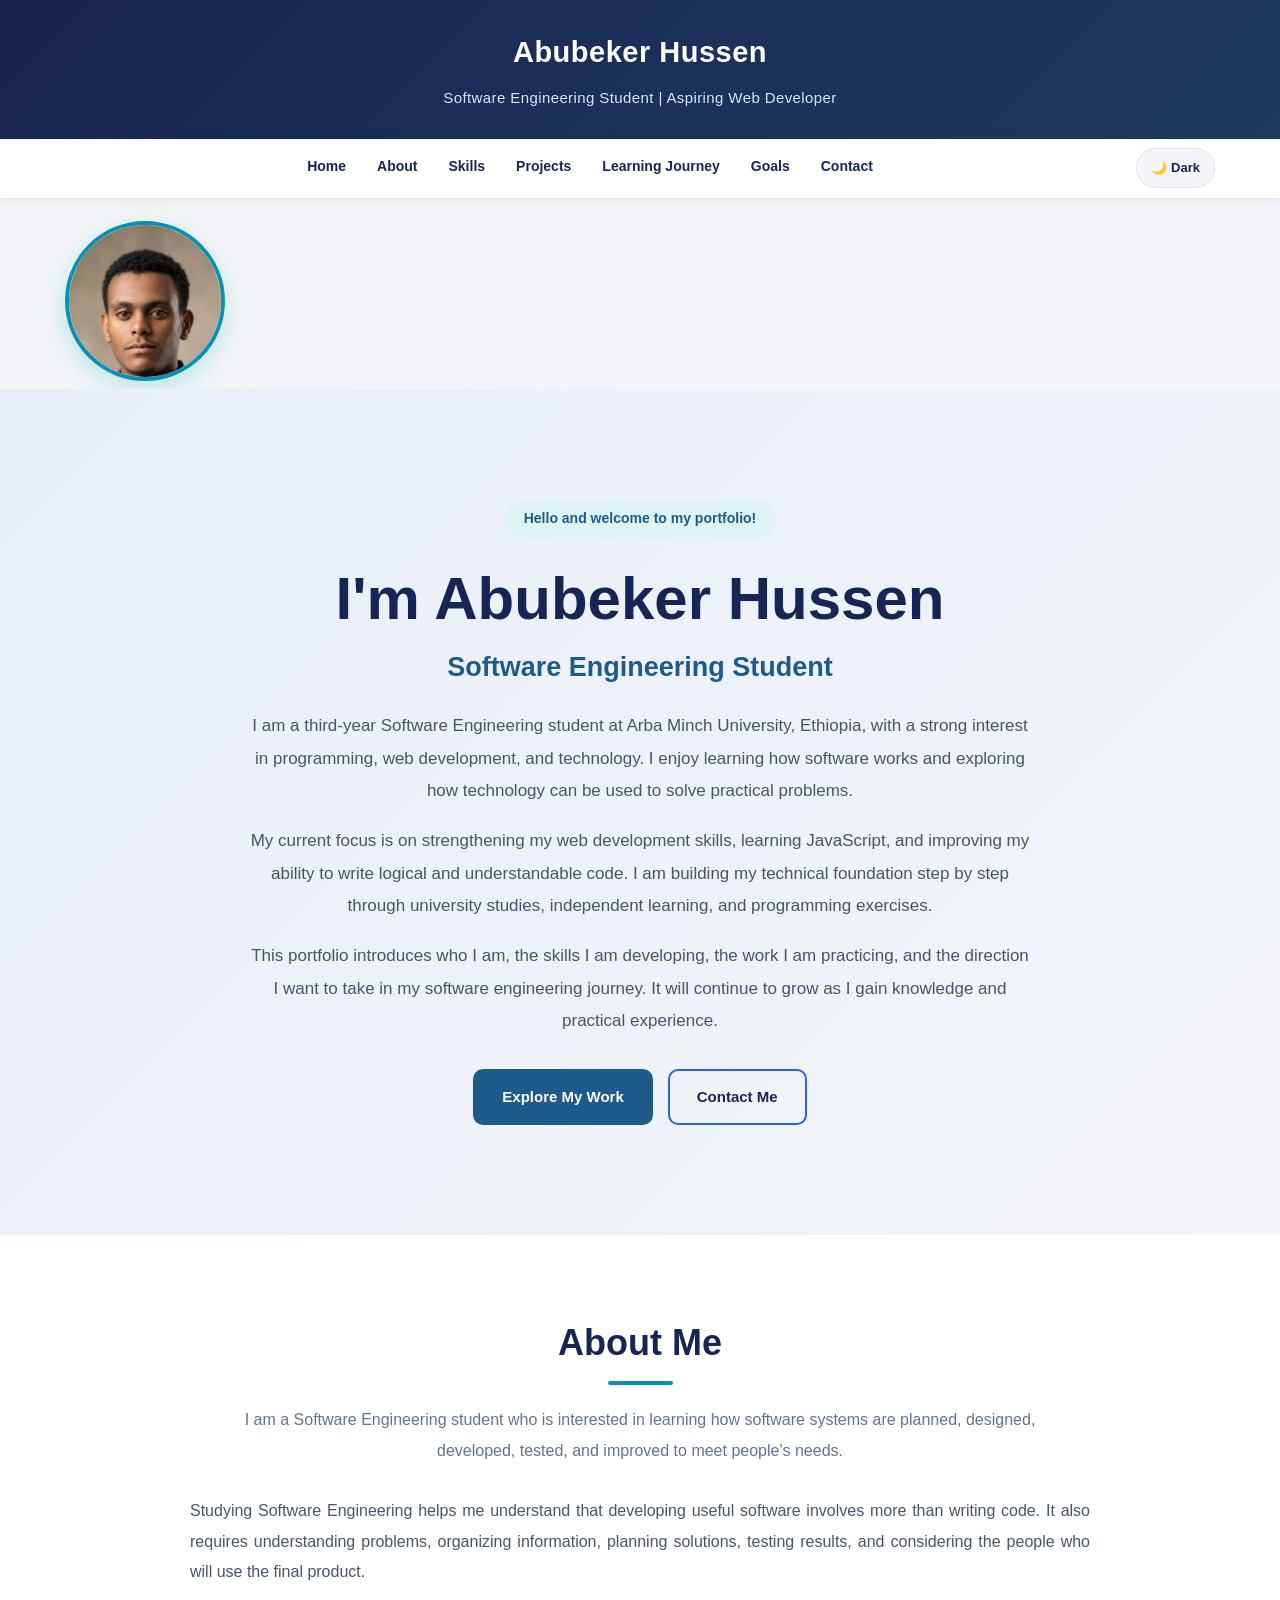
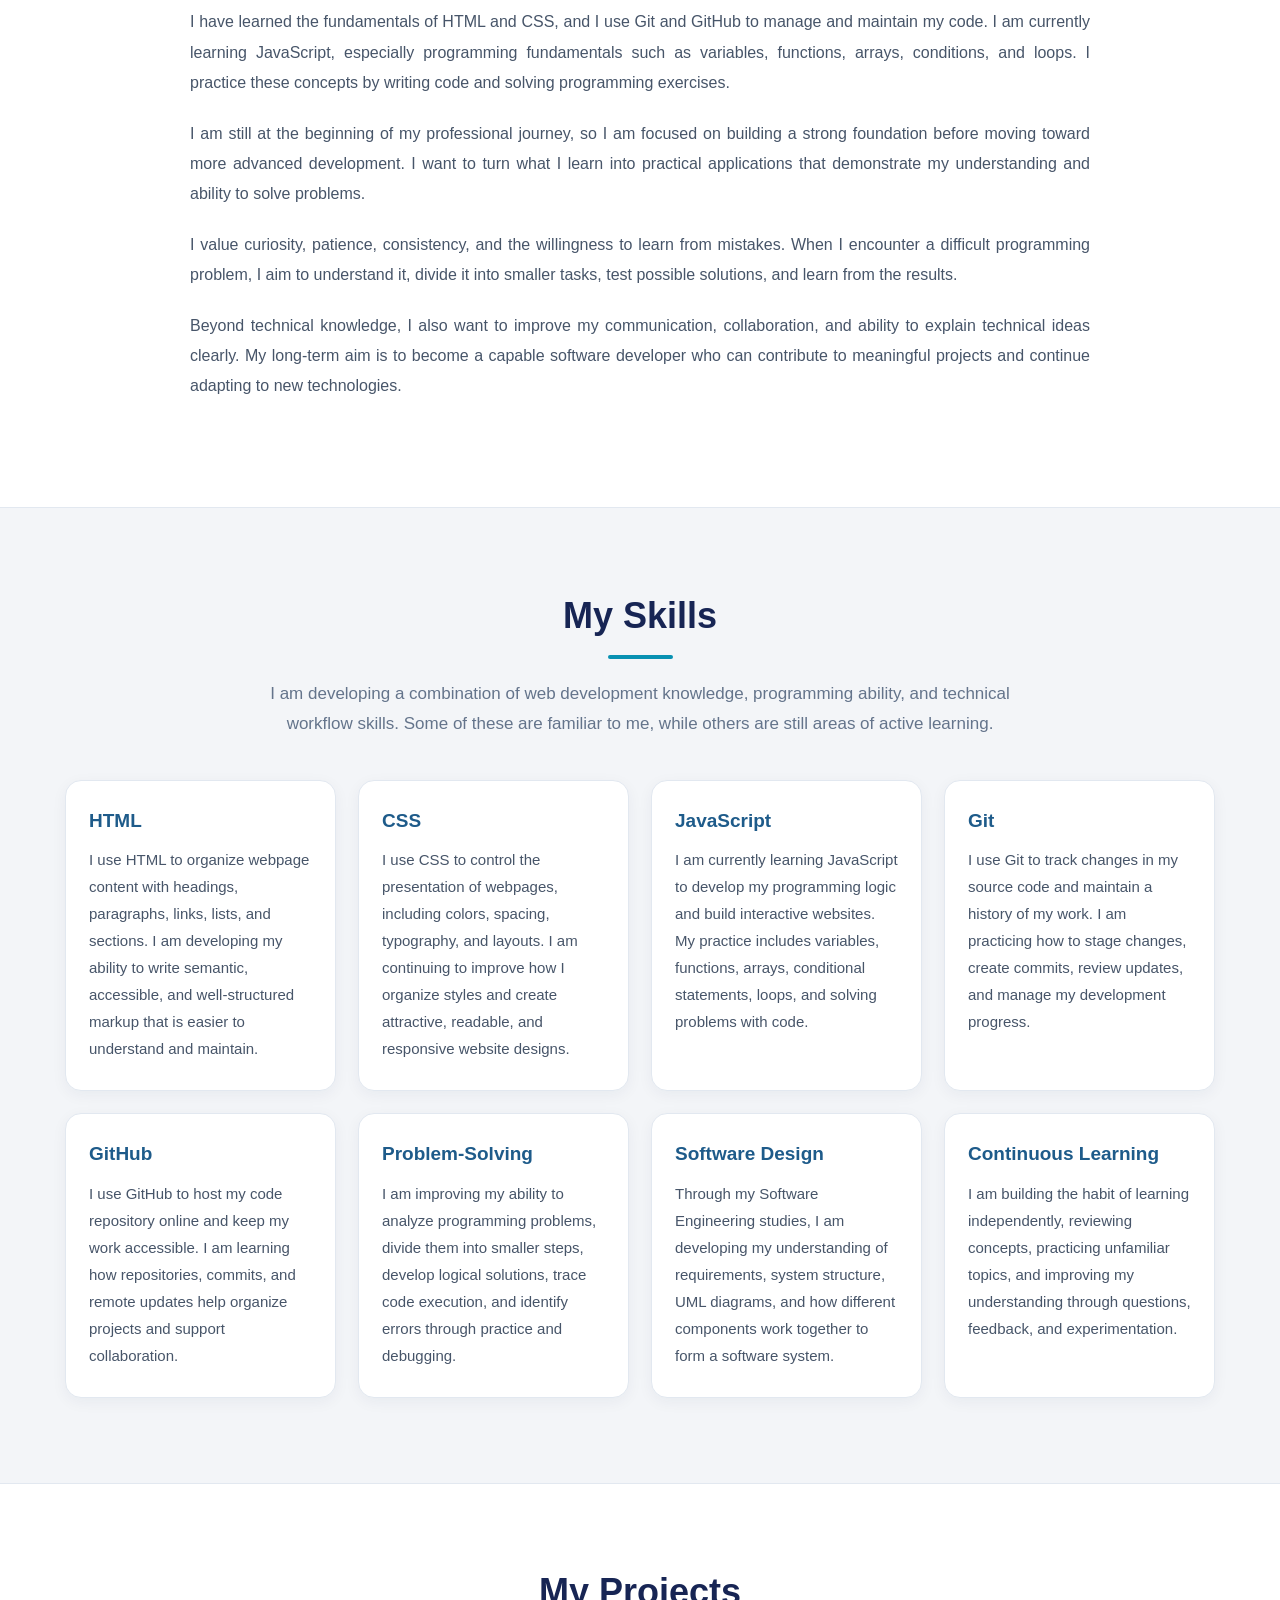
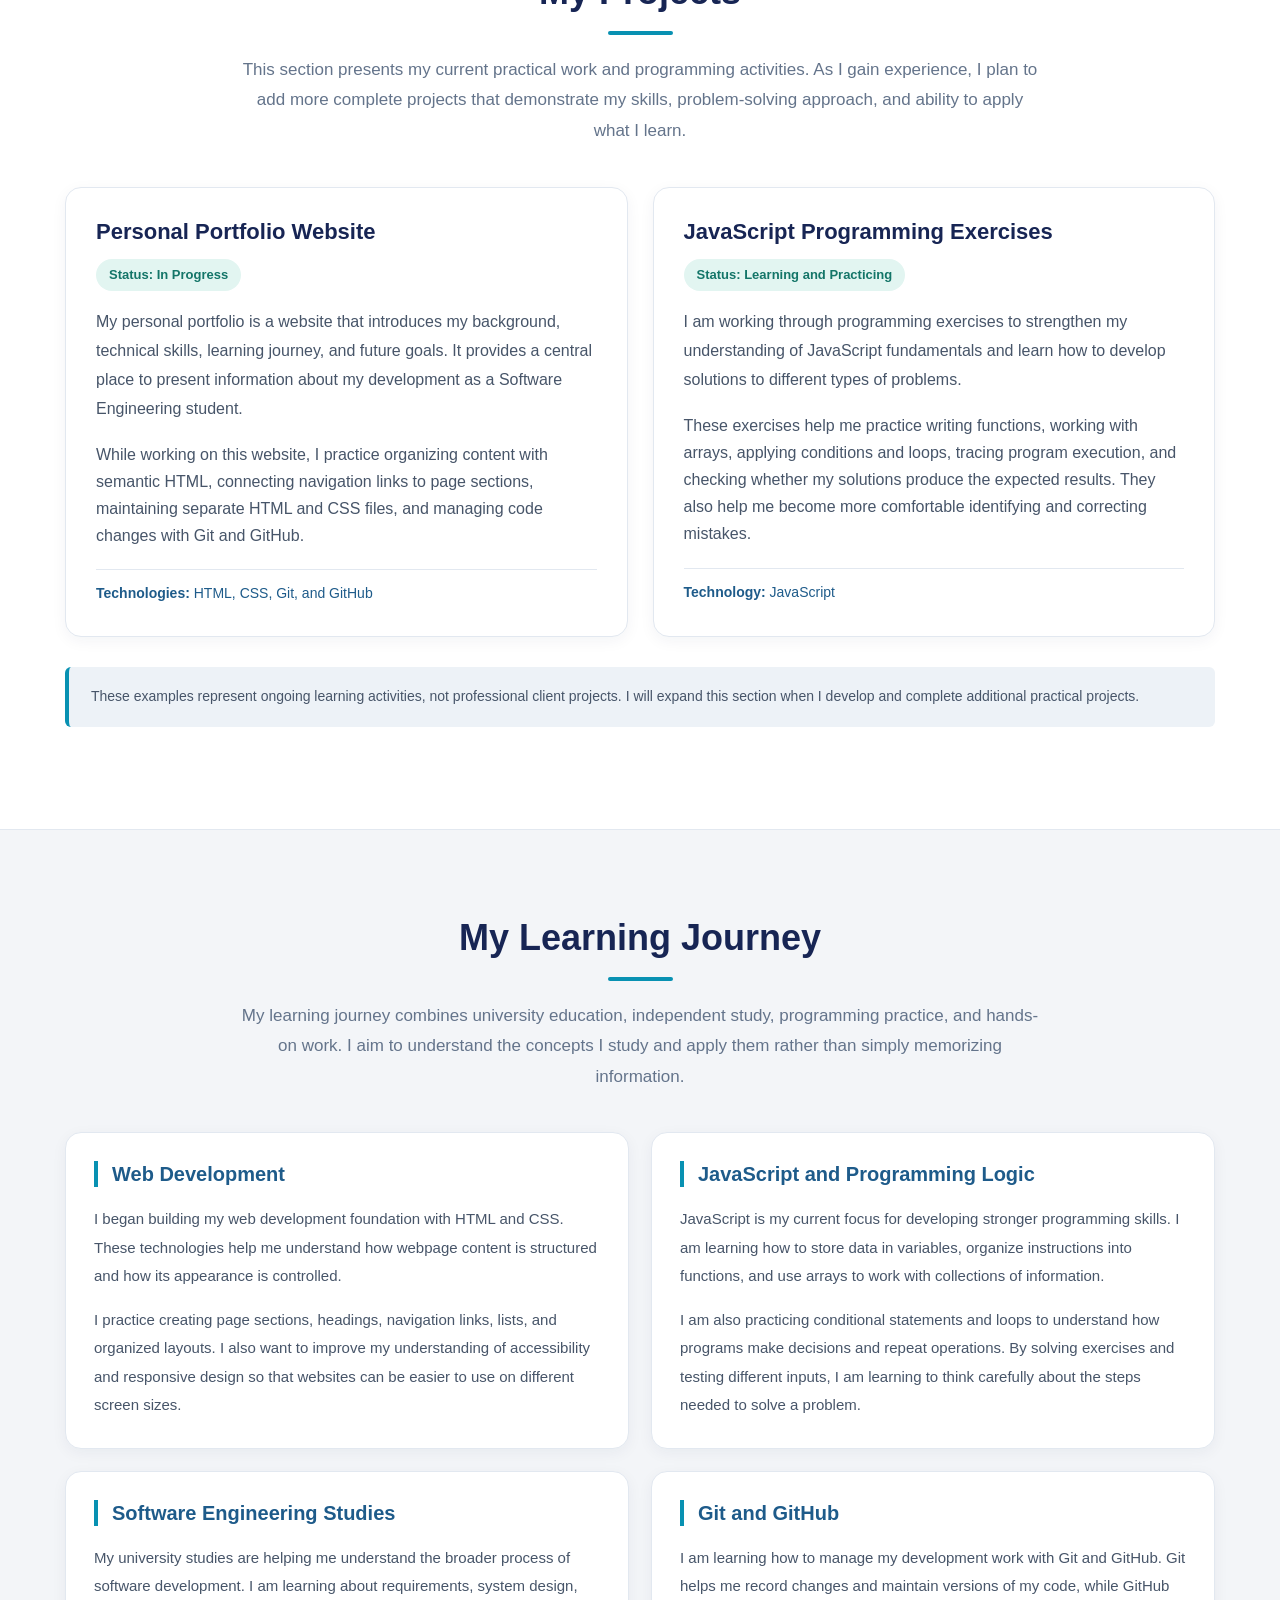
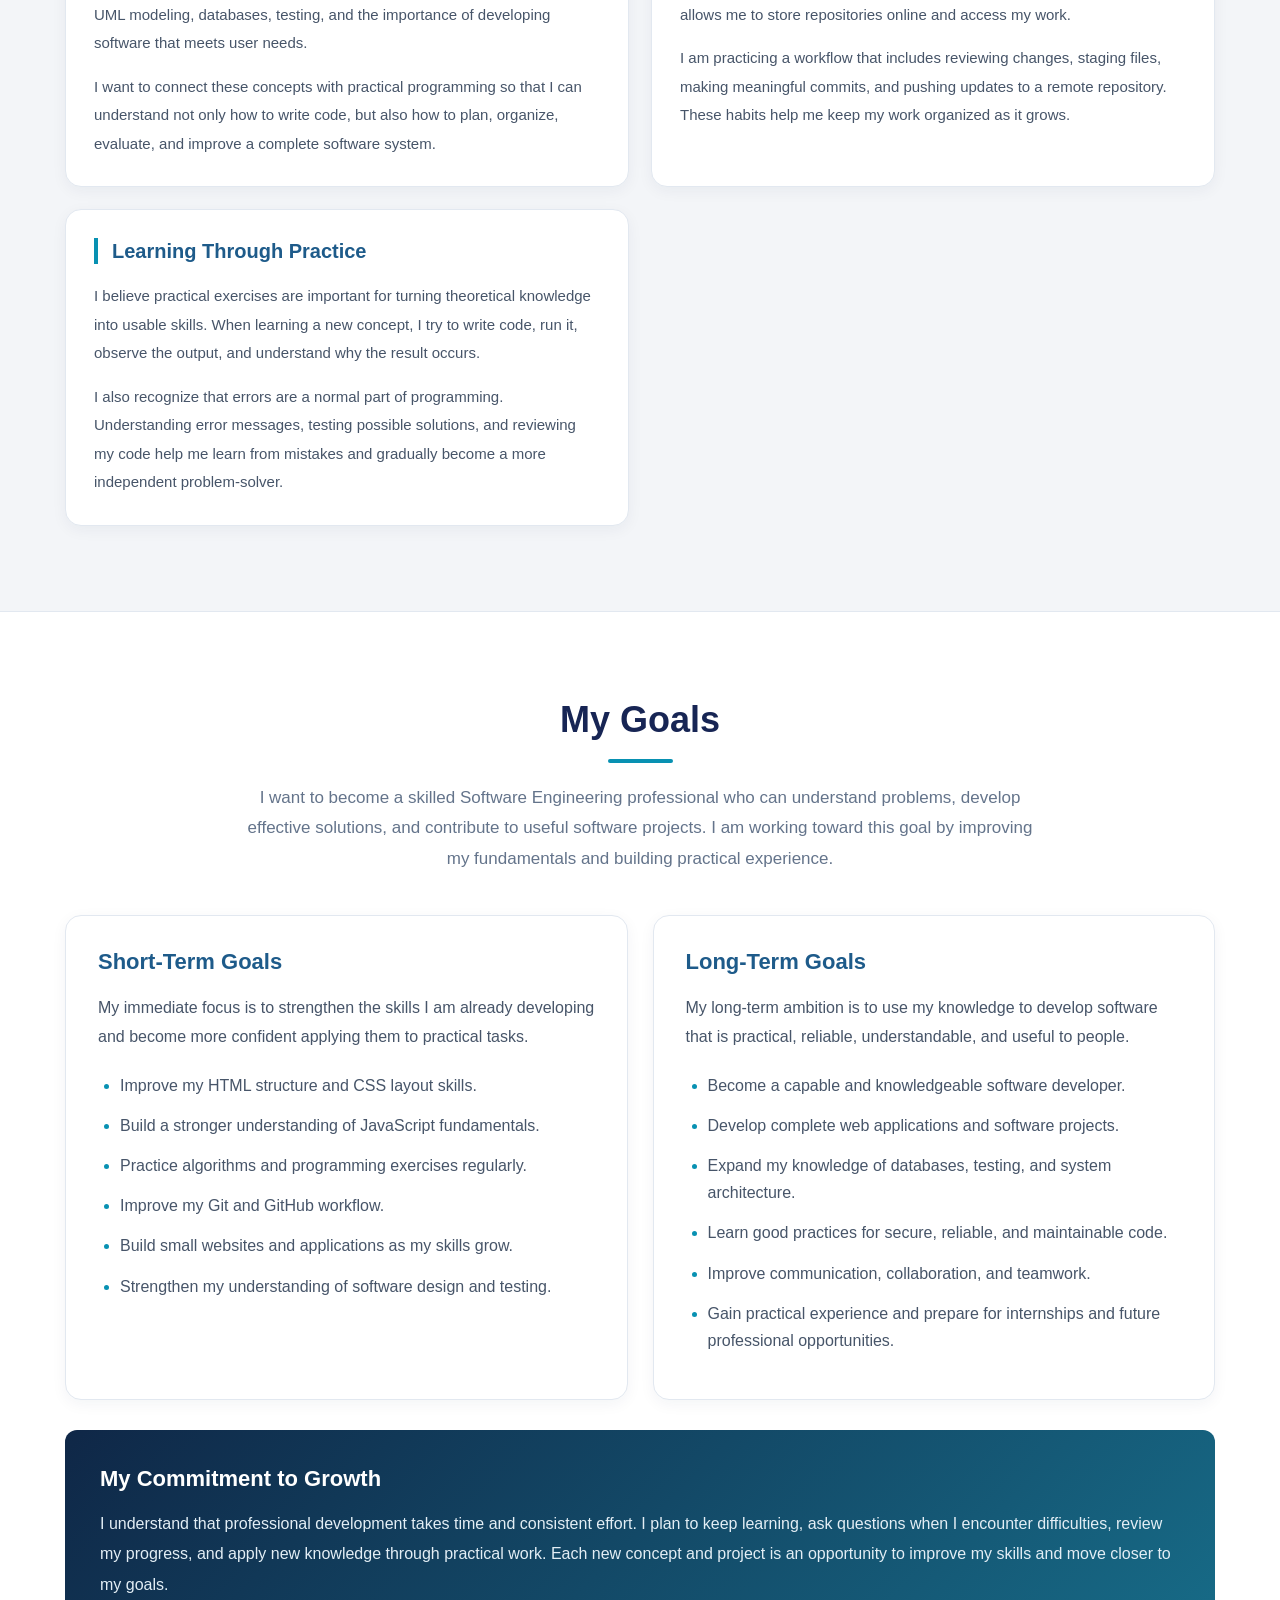
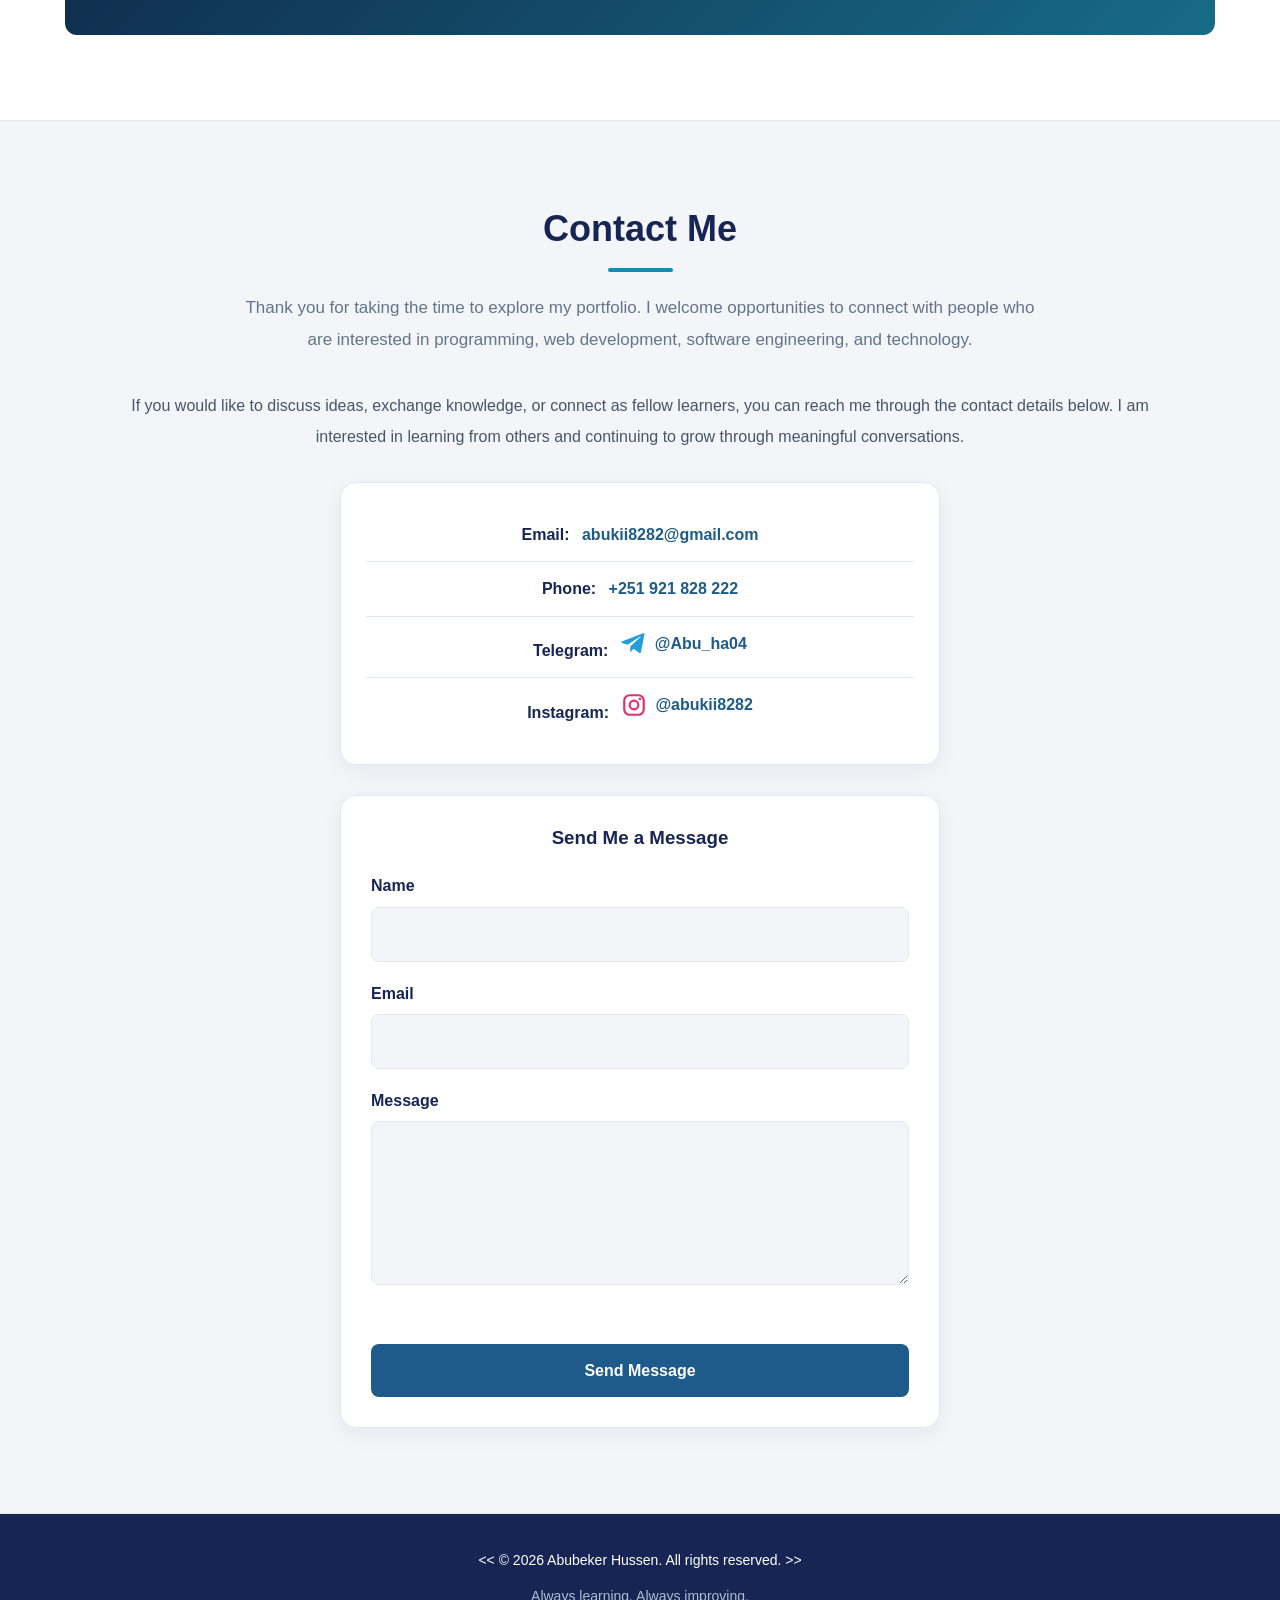
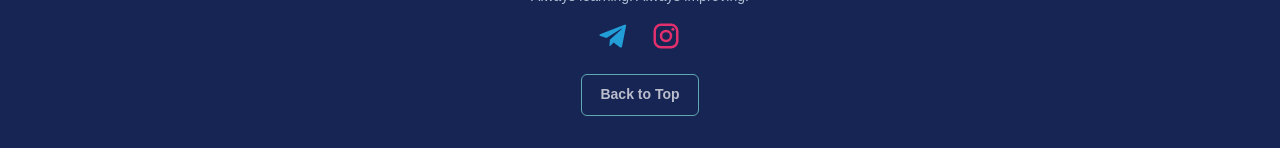
<file: index.html>
<!doctype html>
<html lang="en">
  <head>
    <meta charset="UTF-8" />
    <meta name="viewport" content="width=device-width, initial-scale=1.0" />

    <meta
      name="description"
      content="Explore the portfolio of Abubeker Hussen, a Software Engineering student at Arba Minch University interested in web development, programming, and software engineering."
    />

    <meta name="author" content="Abubeker Hussen" />

    <title>Abubeker Hussen | Software Engineering Portfolio</title>
    <script src="script.js" defer></script>

    <link rel="stylesheet" href="style.css" />
  </head>

  <body>
    <!-- Header -->
    <header class="site-header">
      <div class="container header-container">
        <a href="#home" class="logo"> Abubeker Hussen </a>

        <p class="header-tagline">
          Software Engineering Student | Aspiring Web Developer
        </p>
      </div>
    </header>

    <!-- Navigation -->

    <nav class="main-navigation" aria-label="Main navigation">
      <div class="nav-container container">
        <ul class="nav-list">
          <li><a href="#home">Home</a></li>
          <li><a href="#about">About</a></li>
          <li><a href="#skills">Skills</a></li>
          <li><a href="#projects">Projects</a></li>
          <li><a href="#learning-journey">Learning Journey</a></li>
          <li><a href="#goals">Goals</a></li>
          <li><a href="#contact">Contact</a></li>
        </ul>

        <button
          class="theme-toggle"
          id="theme-toggle"
          type="button"
          aria-label="Switch theme"
        >
          🌙 Dark
        </button>
      </div>
    </nav>

    <!-- Main Content -->
    <main>
      <!-- Profile photo -->
      <div class="profile-strip">
        <div class="container">
          <img
            src="images/myprofile.jpg"
            alt="Photo of Abubeker Hussen"
            class="profile-photo"
            width="110"
            height="110"
          />
        </div>
      </div>

      <!-- Home Section -->
      <section id="home" class="hero-section">
        <div class="container hero-content">
          <p class="hero-introduction">Hello and welcome to my portfolio!</p>

          <h1 class="hero-title">I'm Abubeker Hussen</h1>

          <h2 class="hero-subtitle">Software Engineering Student</h2>

          <p class="hero-description">
            I am a third-year Software Engineering student at Arba Minch
            University, Ethiopia, with a strong interest in programming, web
            development, and technology. I enjoy learning how software works and
            exploring how technology can be used to solve practical problems.
          </p>

          <p class="hero-description">
            My current focus is on strengthening my web development skills,
            learning JavaScript, and improving my ability to write logical and
            understandable code. I am building my technical foundation step by
            step through university studies, independent learning, and
            programming exercises.
          </p>

          <p class="hero-description">
            This portfolio introduces who I am, the skills I am developing, the
            work I am practicing, and the direction I want to take in my
            software engineering journey. It will continue to grow as I gain
            knowledge and practical experience.
          </p>

          <div class="hero-actions">
            <a href="#projects" class="button primary-button">
              Explore My Work
            </a>

            <a href="#contact" class="button secondary-button"> Contact Me </a>
          </div>
        </div>
      </section>

      <!-- About Section -->
      <section id="about" class="about-section">
        <div class="container">
          <h2 class="section-title">About Me</h2>

          <p class="section-description">
            I am a Software Engineering student who is interested in learning
            how software systems are planned, designed, developed, tested, and
            improved to meet people's needs.
          </p>

          <p>
            Studying Software Engineering helps me understand that developing
            useful software involves more than writing code. It also requires
            understanding problems, organizing information, planning solutions,
            testing results, and considering the people who will use the final
            product.
          </p>

          <p>
            I have learned the fundamentals of HTML and CSS, and I use Git and
            GitHub to manage and maintain my code. I am currently learning
            JavaScript, especially programming fundamentals such as variables,
            functions, arrays, conditions, and loops. I practice these concepts
            by writing code and solving programming exercises.
          </p>

          <p>
            I am still at the beginning of my professional journey, so I am
            focused on building a strong foundation before moving toward more
            advanced development. I want to turn what I learn into practical
            applications that demonstrate my understanding and ability to solve
            problems.
          </p>

          <p>
            I value curiosity, patience, consistency, and the willingness to
            learn from mistakes. When I encounter a difficult programming
            problem, I aim to understand it, divide it into smaller tasks, test
            possible solutions, and learn from the results.
          </p>

          <p>
            Beyond technical knowledge, I also want to improve my communication,
            collaboration, and ability to explain technical ideas clearly. My
            long-term aim is to become a capable software developer who can
            contribute to meaningful projects and continue adapting to new
            technologies.
          </p>
        </div>
      </section>

      <!-- Skills Section -->
      <section id="skills" class="skills-section">
        <div class="container">
          <h2 class="section-title">My Skills</h2>

          <p class="section-description">
            I am developing a combination of web development knowledge,
            programming ability, and technical workflow skills. Some of these
            are familiar to me, while others are still areas of active learning.
          </p>

          <div class="skills-grid">
            <article class="skill-card">
              <h3 class="skill-title">HTML</h3>

              <p class="skill-description">
                I use HTML to organize webpage content with headings,
                paragraphs, links, lists, and sections. I am developing my
                ability to write semantic, accessible, and well-structured
                markup that is easier to understand and maintain.
              </p>
            </article>

            <article class="skill-card">
              <h3 class="skill-title">CSS</h3>

              <p class="skill-description">
                I use CSS to control the presentation of webpages, including
                colors, spacing, typography, and layouts. I am continuing to
                improve how I organize styles and create attractive, readable,
                and responsive website designs.
              </p>
            </article>

            <article class="skill-card">
              <h3 class="skill-title">JavaScript</h3>

              <p class="skill-description">
                I am currently learning JavaScript to develop my programming
                logic and build interactive websites. My practice includes
                variables, functions, arrays, conditional statements, loops, and
                solving problems with code.
              </p>
            </article>

            <article class="skill-card">
              <h3 class="skill-title">Git</h3>

              <p class="skill-description">
                I use Git to track changes in my source code and maintain a
                history of my work. I am practicing how to stage changes, create
                commits, review updates, and manage my development progress.
              </p>
            </article>

            <article class="skill-card">
              <h3 class="skill-title">GitHub</h3>

              <p class="skill-description">
                I use GitHub to host my code repository online and keep my work
                accessible. I am learning how repositories, commits, and remote
                updates help organize projects and support collaboration.
              </p>
            </article>

            <article class="skill-card">
              <h3 class="skill-title">Problem-Solving</h3>

              <p class="skill-description">
                I am improving my ability to analyze programming problems,
                divide them into smaller steps, develop logical solutions, trace
                code execution, and identify errors through practice and
                debugging.
              </p>
            </article>

            <article class="skill-card">
              <h3 class="skill-title">Software Design</h3>

              <p class="skill-description">
                Through my Software Engineering studies, I am developing my
                understanding of requirements, system structure, UML diagrams,
                and how different components work together to form a software
                system.
              </p>
            </article>

            <article class="skill-card">
              <h3 class="skill-title">Continuous Learning</h3>

              <p class="skill-description">
                I am building the habit of learning independently, reviewing
                concepts, practicing unfamiliar topics, and improving my
                understanding through questions, feedback, and experimentation.
              </p>
            </article>
          </div>
        </div>
      </section>

      <!-- Projects Section -->
      <section id="projects" class="projects-section">
        <div class="container">
          <h2 class="section-title">My Projects</h2>

          <p class="section-description">
            This section presents my current practical work and programming
            activities. As I gain experience, I plan to add more complete
            projects that demonstrate my skills, problem-solving approach, and
            ability to apply what I learn.
          </p>

          <div class="projects-grid">
            <article class="project-card">
              <div class="project-content">
                <h3 class="project-title">Personal Portfolio Website</h3>

                <p class="project-status">Status: In Progress</p>

                <p class="project-description">
                  My personal portfolio is a website that introduces my
                  background, technical skills, learning journey, and future
                  goals. It provides a central place to present information
                  about my development as a Software Engineering student.
                </p>

                <p>
                  While working on this website, I practice organizing content
                  with semantic HTML, connecting navigation links to page
                  sections, maintaining separate HTML and CSS files, and
                  managing code changes with Git and GitHub.
                </p>

                <p class="project-technologies">
                  <strong>Technologies:</strong>
                  HTML, CSS, Git, and GitHub
                </p>
              </div>
            </article>

            <article class="project-card">
              <div class="project-content">
                <h3 class="project-title">JavaScript Programming Exercises</h3>

                <p class="project-status">Status: Learning and Practicing</p>

                <p class="project-description">
                  I am working through programming exercises to strengthen my
                  understanding of JavaScript fundamentals and learn how to
                  develop solutions to different types of problems.
                </p>

                <p>
                  These exercises help me practice writing functions, working
                  with arrays, applying conditions and loops, tracing program
                  execution, and checking whether my solutions produce the
                  expected results. They also help me become more comfortable
                  identifying and correcting mistakes.
                </p>

                <p class="project-technologies">
                  <strong>Technology:</strong>
                  JavaScript
                </p>
              </div>
            </article>
          </div>

          <p class="projects-note">
            These examples represent ongoing learning activities, not
            professional client projects. I will expand this section when I
            develop and complete additional practical projects.
          </p>
        </div>
      </section>

      <!-- Learning Journey Section -->
      <section id="learning-journey" class="learning-section">
        <div class="container">
          <h2 class="section-title">My Learning Journey</h2>

          <p class="section-description">
            My learning journey combines university education, independent
            study, programming practice, and hands-on work. I aim to understand
            the concepts I study and apply them rather than simply memorizing
            information.
          </p>

          <div class="learning-content">
            <article class="learning-item">
              <h3 class="learning-title">Web Development</h3>

              <p>
                I began building my web development foundation with HTML and
                CSS. These technologies help me understand how webpage content
                is structured and how its appearance is controlled.
              </p>

              <p>
                I practice creating page sections, headings, navigation links,
                lists, and organized layouts. I also want to improve my
                understanding of accessibility and responsive design so that
                websites can be easier to use on different screen sizes.
              </p>
            </article>

            <article class="learning-item">
              <h3 class="learning-title">JavaScript and Programming Logic</h3>

              <p>
                JavaScript is my current focus for developing stronger
                programming skills. I am learning how to store data in
                variables, organize instructions into functions, and use arrays
                to work with collections of information.
              </p>

              <p>
                I am also practicing conditional statements and loops to
                understand how programs make decisions and repeat operations. By
                solving exercises and testing different inputs, I am learning to
                think carefully about the steps needed to solve a problem.
              </p>
            </article>

            <article class="learning-item">
              <h3 class="learning-title">Software Engineering Studies</h3>

              <p>
                My university studies are helping me understand the broader
                process of software development. I am learning about
                requirements, system design, UML modeling, databases, testing,
                and the importance of developing software that meets user needs.
              </p>

              <p>
                I want to connect these concepts with practical programming so
                that I can understand not only how to write code, but also how
                to plan, organize, evaluate, and improve a complete software
                system.
              </p>
            </article>

            <article class="learning-item">
              <h3 class="learning-title">Git and GitHub</h3>

              <p>
                I am learning how to manage my development work with Git and
                GitHub. Git helps me record changes and maintain versions of my
                code, while GitHub allows me to store repositories online and
                access my work.
              </p>

              <p>
                I am practicing a workflow that includes reviewing changes,
                staging files, making meaningful commits, and pushing updates to
                a remote repository. These habits help me keep my work organized
                as it grows.
              </p>
            </article>

            <article class="learning-item">
              <h3 class="learning-title">Learning Through Practice</h3>

              <p>
                I believe practical exercises are important for turning
                theoretical knowledge into usable skills. When learning a new
                concept, I try to write code, run it, observe the output, and
                understand why the result occurs.
              </p>

              <p>
                I also recognize that errors are a normal part of programming.
                Understanding error messages, testing possible solutions, and
                reviewing my code help me learn from mistakes and gradually
                become a more independent problem-solver.
              </p>
            </article>
          </div>
        </div>
      </section>

      <!-- Goals Section -->
      <section id="goals" class="goals-section">
        <div class="container">
          <h2 class="section-title">My Goals</h2>

          <p class="section-description">
            I want to become a skilled Software Engineering professional who can
            understand problems, develop effective solutions, and contribute to
            useful software projects. I am working toward this goal by improving
            my fundamentals and building practical experience.
          </p>

          <div class="goals-content">
            <article class="goal-card">
              <h3 class="goal-title">Short-Term Goals</h3>

              <p>
                My immediate focus is to strengthen the skills I am already
                developing and become more confident applying them to practical
                tasks.
              </p>

              <ul class="goal-list">
                <li>Improve my HTML structure and CSS layout skills.</li>

                <li>
                  Build a stronger understanding of JavaScript fundamentals.
                </li>

                <li>
                  Practice algorithms and programming exercises regularly.
                </li>

                <li>Improve my Git and GitHub workflow.</li>

                <li>
                  Build small websites and applications as my skills grow.
                </li>

                <li>
                  Strengthen my understanding of software design and testing.
                </li>
              </ul>
            </article>

            <article class="goal-card">
              <h3 class="goal-title">Long-Term Goals</h3>

              <p>
                My long-term ambition is to use my knowledge to develop software
                that is practical, reliable, understandable, and useful to
                people.
              </p>

              <ul class="goal-list">
                <li>Become a capable and knowledgeable software developer.</li>

                <li>
                  Develop complete web applications and software projects.
                </li>

                <li>
                  Expand my knowledge of databases, testing, and system
                  architecture.
                </li>

                <li>
                  Learn good practices for secure, reliable, and maintainable
                  code.
                </li>

                <li>Improve communication, collaboration, and teamwork.</li>

                <li>
                  Gain practical experience and prepare for internships and
                  future professional opportunities.
                </li>
              </ul>
            </article>
          </div>

          <div class="goals-summary">
            <h3 class="goals-summary-title">My Commitment to Growth</h3>

            <p>
              I understand that professional development takes time and
              consistent effort. I plan to keep learning, ask questions when I
              encounter difficulties, review my progress, and apply new
              knowledge through practical work. Each new concept and project is
              an opportunity to improve my skills and move closer to my goals.
            </p>
          </div>
        </div>
      </section>

      <!-- Contact Section -->
      <section id="contact" class="contact-section">
        <div class="container">
          <h2 class="section-title">Contact Me</h2>

          <p class="section-description">
            Thank you for taking the time to explore my portfolio. I welcome
            opportunities to connect with people who are interested in
            programming, web development, software engineering, and technology.
          </p>

          <p>
            If you would like to discuss ideas, exchange knowledge, or connect
            as fellow learners, you can reach me through the contact details
            below. I am interested in learning from others and continuing to
            grow through meaningful conversations.
          </p>

          <address class="contact-details">
            <p class="contact-item">
              <strong>Email:</strong>
              <a href="mailto:abukii8282@gmail.com"> abukii8282@gmail.com </a>
            </p>

            <p class="contact-item">
              <strong>Phone:</strong>
              <a href="tel:+251921828222"> +251 921 828 222 </a>
            </p>

            <p class="contact-item">
              <strong>Telegram:</strong>
              <a
                href="https://t.me/Abu_ha04"
                target="_blank"
                rel="noopener noreferrer"
                class="social-link"
                aria-label="Telegram @Abu_ha04"
              >
                <svg
                  class="social-logo telegram-logo"
                  viewBox="0 0 24 24"
                  aria-hidden="true"
                >
                  <path
                    fill="currentColor"
                    d="M21.8 3.2 18.5 20c-.2 1.2-.9 1.5-1.8.9l-5-3.7-2.4 2.3c-.3.3-.5.5-1 .5l.4-5.1 9.3-8.4c.4-.4-.1-.6-.6-.2L6 13.5l-4.9-1.5c-1.1-.3-1.1-1.1.2-1.6L20.4 3c.9-.3 1.7.2 1.4 1.2z"
                  />
                </svg>
                @Abu_ha04
              </a>
            </p>

            <p class="contact-item">
              <strong>Instagram:</strong>
              <a
                href="https://www.instagram.com/abukii8282/"
                target="_blank"
                rel="noopener noreferrer"
                class="social-link"
                aria-label="Instagram @abukii8282"
              >
                <svg
                  class="social-logo instagram-logo"
                  viewBox="0 0 24 24"
                  aria-hidden="true"
                >
                  <rect
                    x="3"
                    y="3"
                    width="18"
                    height="18"
                    rx="5"
                    fill="none"
                    stroke="currentColor"
                    stroke-width="2"
                  />
                  <circle
                    cx="12"
                    cy="12"
                    r="4"
                    fill="none"
                    stroke="currentColor"
                    stroke-width="2"
                  />
                  <circle cx="17.5" cy="6.5" r="1.2" fill="currentColor" />
                </svg>
                @abukii8282
              </a>
            </p>
          </address>

          <form class="contact-form" id="contact-form" novalidate>
            <h3 class="form-title">Send Me a Message</h3>

            <label for="name">Name</label>
            <input type="text" id="name" name="name" required />

            <label for="email">Email</label>
            <input type="email" id="email" name="email" required />

            <label for="message">Message</label>
            <textarea id="message" name="message" rows="5" required></textarea>

            <p class="form-status" id="form-status" role="status"></p>

            <button type="submit" class="button primary-button">
              Send Message
            </button>
          </form>
        </div>
      </section>
    </main>

    <!-- Footer -->
    <footer class="site-footer">
      <div class="container footer-content">
        <p class="copyright">
          &lt;&lt; &copy; 2026 Abubeker Hussen. All rights reserved. &gt;&gt;
        </p>

        <p class="footer-tagline">Always learning. Always improving.</p>

        <p class="footer-social-links">
          <a
            href="https://t.me/Abu_ha04"
            target="_blank"
            rel="noopener noreferrer"
            aria-label="Telegram"
          >
            <svg
              class="social-logo telegram-logo"
              viewBox="0 0 24 24"
              aria-hidden="true"
            >
              <path
                fill="currentColor"
                d="M21.8 3.2 18.5 20c-.2 1.2-.9 1.5-1.8.9l-5-3.7-2.4 2.3c-.3.3-.5.5-1 .5l.4-5.1 9.3-8.4c.4-.4-.1-.6-.6-.2L6 13.5l-4.9-1.5c-1.1-.3-1.1-1.1.2-1.6L20.4 3c.9-.3 1.7.2 1.4 1.2z"
              />
            </svg>
          </a>

          <a
            href="https://www.instagram.com/abukii8282/"
            target="_blank"
            rel="noopener noreferrer"
            aria-label="Instagram"
          >
            <svg
              class="social-logo instagram-logo"
              viewBox="0 0 24 24"
              aria-hidden="true"
            >
              <rect
                x="3"
                y="3"
                width="18"
                height="18"
                rx="5"
                fill="none"
                stroke="currentColor"
                stroke-width="2"
              />
              <circle
                cx="12"
                cy="12"
                r="4"
                fill="none"
                stroke="currentColor"
                stroke-width="2"
              />
              <circle cx="17.5" cy="6.5" r="1.2" fill="currentColor" />
            </svg>
          </a>
        </p>

        <a href="#home" class="back-to-top"> Back to Top </a>
      </div>
    </footer>
  </body>
</html>
</file>
<file: style.css>
/* =========================================
   1. GLOBAL SETTINGS
========================================= */

:root {
  --primary-color: #0f2747;
  --secondary-color: #176b87;
  --accent-color: #16a6a1;

  --heading-color: #172b4d;
  --text-color: #526174;
  --light-text: #718096;

  --background-color: #ffffff;
  --section-background: #f4f8fb;
  --card-background: #ffffff;

  --border-color: #e2e8f0;

  --shadow: 0 8px 25px rgba(15, 39, 71, 0.07);

  --shadow-hover: 0 14px 32px rgba(15, 39, 71, 0.13);

  --border-radius: 12px;

  --transition: 0.3s ease;
}

/* =========================================
   2. RESET AND BASE STYLES
========================================= */

* {
  margin: 0;
  padding: 0;
  box-sizing: border-box;
}

html {
  scroll-behavior: smooth;
  scroll-padding-top: 110px;
}

body {
  font-family: "Segoe UI", Tahoma, Geneva, Verdana, sans-serif;

  background-color: var(--background-color);
  color: var(--text-color);

  line-height: 1.7;
  font-size: 16px;

  overflow-x: hidden;
}

a {
  color: var(--secondary-color);
  text-decoration: none;
  transition: var(--transition);
}

a:hover {
  color: var(--accent-color);
}

ul,
ol {
  padding-left: 24px;
}

li {
  margin-bottom: 10px;
}

p {
  margin-bottom: 17px;
}

h1,
h2,
h3,
h4 {
  color: var(--heading-color);
  line-height: 1.3;
}

/* =========================================
   3. REUSABLE CONTAINER
========================================= */

.container {
  width: 90%;
  max-width: 1150px;
  margin: 0 auto;
}

/* =========================================
   4. HEADER
========================================= */

.site-header {
  background: linear-gradient(135deg, #0f2747, #174b70);

  color: #ffffff;

  padding: 28px 0;
  text-align: center;
}

.header-container {
  display: flex;
  flex-direction: column;
  align-items: center;
  gap: 8px;
}

.logo {
  color: #ffffff;
  font-size: 29px;
  font-weight: 800;
  letter-spacing: 0.5px;
}

.logo:hover {
  color: #80e0d9;
}

.header-tagline {
  color: #d7e8f4;
  font-size: 15px;
  font-weight: 400;
  margin-bottom: 0;
  letter-spacing: 0.4px;
}

/* =========================================
   5. NAVIGATION
========================================= */

.main-navigation {
  position: sticky;
  top: 0;
  z-index: 1000;

  background-color: #ffffff;

  border-bottom: 1px solid var(--border-color);

  box-shadow: 0 3px 12px rgba(15, 39, 71, 0.05);
}

.nav-container {
  display: flex;
  align-items: center;
  justify-content: center;
}

.nav-list {
  display: flex;
  justify-content: center;
  align-items: center;
  flex-wrap: wrap;

  list-style: none;
  padding: 0;
  margin: 0;

  gap: 5px;
}

.nav-list li {
  margin: 0;
}

.nav-list a {
  display: block;

  padding: 16px 13px;

  color: var(--heading-color);
  font-size: 14px;
  font-weight: 600;

  border-bottom: 3px solid transparent;

  transition: var(--transition);
}

.nav-list a:hover,
.nav-list a:focus-visible {
  color: var(--accent-color);
  border-bottom-color: var(--accent-color);
}

/* =========================================
   6. HOME / HERO SECTION
========================================= */

.hero-section {
  position: relative;

  background: linear-gradient(135deg, #edf7fb, #f5fbfc, #e9f5f7);

  padding: 110px 0;
  overflow: hidden;
}

.hero-content {
  max-width: 850px;
  text-align: center;
  position: relative;
  z-index: 1;
}

.hero-introduction {
  display: inline-block;

  color: var(--secondary-color);
  background-color: #dff3f4;

  padding: 8px 20px;
  border-radius: 30px;

  font-size: 14px;
  font-weight: 700;

  margin-bottom: 22px;
}

.hero-title {
  font-size: clamp(36px, 6vw, 60px);
  font-weight: 800;

  color: var(--primary-color);

  margin-bottom: 12px;
}

.hero-subtitle {
  color: var(--secondary-color);
  font-size: clamp(20px, 3vw, 27px);

  font-weight: 600;
  margin-bottom: 25px;
}

.hero-description {
  max-width: 780px;
  margin: 0 auto 18px;

  color: var(--text-color);
  font-size: 17px;
  line-height: 1.9;
}

.hero-actions {
  display: flex;
  justify-content: center;
  align-items: center;
  flex-wrap: wrap;

  gap: 15px;

  margin-top: 32px;
}

/* =========================================
   7. BUTTONS
========================================= */

.button {
  display: inline-block;

  padding: 13px 27px;

  border-radius: 7px;

  font-size: 15px;
  font-weight: 700;

  transition: var(--transition);
}

.primary-button {
  background-color: var(--secondary-color);
  color: #ffffff;

  border: 2px solid var(--secondary-color);
}

.primary-button:hover {
  background-color: var(--primary-color);
  border-color: var(--primary-color);
  color: #ffffff;

  transform: translateY(-3px);
}

.secondary-button {
  background-color: transparent;

  color: var(--primary-color);

  border: 2px solid var(--primary-color);
}

.secondary-button:hover {
  background-color: var(--primary-color);
  color: #ffffff;

  transform: translateY(-3px);
}

/* =========================================
   8. GENERAL SECTION STYLES
========================================= */

section {
  padding: 85px 0;
  scroll-margin-top: 85px;
}

.section-title {
  text-align: center;

  font-size: clamp(27px, 4vw, 36px);
  font-weight: 800;

  color: var(--primary-color);

  margin-bottom: 20px;
}

.section-title::after {
  content: "";

  display: block;

  width: 65px;
  height: 4px;

  background-color: var(--accent-color);

  border-radius: 5px;

  margin: 15px auto 0;
}

.section-description {
  max-width: 800px;

  margin: 0 auto 35px;

  text-align: center;

  color: var(--light-text);

  font-size: 17px;
  line-height: 1.8;
}

/* =========================================
   9. ABOUT SECTION
========================================= */

.about-section {
  background-color: var(--background-color);
}

.about-section .container {
  max-width: 900px;
}

.about-section p {
  font-size: 16px;
  line-height: 1.9;

  text-align: justify;

  margin-bottom: 20px;
}

.about-section .section-description {
  text-align: center;
  margin-bottom: 30px;
}

/* =========================================
   10. SKILLS SECTION
========================================= */

.skills-section {
  background-color: var(--section-background);
}

.skills-grid {
  display: grid;

  grid-template-columns: repeat(4, 1fr);

  gap: 22px;

  margin-top: 40px;
}

.skill-card {
  background-color: var(--card-background);

  padding: 28px 23px;

  border: 1px solid var(--border-color);
  border-radius: var(--border-radius);

  box-shadow: var(--shadow);

  transition: var(--transition);
}

.skill-card:hover {
  transform: translateY(-7px);

  box-shadow: var(--shadow-hover);

  border-color: var(--accent-color);
}

.skill-title {
  color: var(--secondary-color);

  font-size: 19px;
  font-weight: 700;

  margin-bottom: 13px;
}

.skill-description {
  color: var(--text-color);

  font-size: 15px;
  line-height: 1.8;

  margin-bottom: 0;
}

/* =========================================
   11. PROJECTS SECTION
========================================= */

.projects-section {
  background-color: var(--background-color);
}

.projects-grid {
  display: grid;

  grid-template-columns: repeat(2, 1fr);

  gap: 25px;

  margin-top: 40px;
}

.project-card {
  background-color: var(--card-background);

  border: 1px solid var(--border-color);
  border-radius: var(--border-radius);

  box-shadow: var(--shadow);

  overflow: hidden;

  transition: var(--transition);
}

.project-card:hover {
  transform: translateY(-6px);

  box-shadow: var(--shadow-hover);
}

.project-content {
  padding: 30px;
}

.project-title {
  color: var(--primary-color);

  font-size: 22px;
  font-weight: 700;

  margin-bottom: 13px;
}

.project-status {
  display: inline-block;

  background-color: #e2f5f1;
  color: #137568;

  padding: 5px 13px;

  border-radius: 20px;

  font-size: 13px;
  font-weight: 700;

  margin-bottom: 17px;
}

.project-description {
  color: var(--text-color);

  line-height: 1.8;
}

.project-technologies {
  color: var(--secondary-color);

  font-size: 14px;

  padding-top: 12px;

  border-top: 1px solid var(--border-color);

  margin-top: 20px;
  margin-bottom: 0;
}

.projects-note {
  background-color: var(--section-background);

  padding: 18px 22px;

  border-left: 4px solid var(--accent-color);
  border-radius: 6px;

  color: var(--text-color);
  font-size: 14px;

  margin-top: 30px;
}

/* =========================================
   12. LEARNING JOURNEY SECTION
========================================= */

.learning-section {
  background-color: var(--section-background);
}

.learning-content {
  display: grid;

  grid-template-columns: repeat(2, 1fr);

  gap: 22px;

  margin-top: 40px;
}

.learning-item {
  background-color: var(--card-background);

  padding: 28px;

  border: 1px solid var(--border-color);
  border-radius: var(--border-radius);

  box-shadow: var(--shadow);

  transition: var(--transition);
}

.learning-item:hover {
  transform: translateY(-5px);
  box-shadow: var(--shadow-hover);
}

.learning-title {
  color: var(--secondary-color);

  font-size: 20px;
  font-weight: 700;

  padding-left: 14px;

  border-left: 4px solid var(--accent-color);

  margin-bottom: 18px;
}

.learning-item p {
  font-size: 15px;
  line-height: 1.9;

  margin-bottom: 15px;
}

.learning-item p:last-child {
  margin-bottom: 0;
}

/* =========================================
   13. GOALS SECTION
========================================= */

.goals-section {
  background-color: var(--background-color);
}

.goals-content {
  display: grid;

  grid-template-columns: repeat(2, 1fr);

  gap: 25px;

  margin-top: 40px;
}

.goal-card {
  background-color: var(--card-background);

  padding: 32px;

  border: 1px solid var(--border-color);
  border-radius: var(--border-radius);

  box-shadow: var(--shadow);

  transition: var(--transition);
}

.goal-card:hover {
  transform: translateY(-5px);
  box-shadow: var(--shadow-hover);
}

.goal-title {
  color: var(--secondary-color);

  font-size: 22px;

  margin-bottom: 18px;
}

.goal-card p {
  line-height: 1.8;
  margin-bottom: 20px;
}

.goal-list {
  color: var(--text-color);

  padding-left: 22px;
}

.goal-list li {
  line-height: 1.7;
  margin-bottom: 13px;
}

.goal-list li::marker {
  color: var(--accent-color);
}

.goals-summary {
  background: linear-gradient(135deg, #0f2747, #176b87);

  color: #ffffff;

  padding: 35px;

  border-radius: var(--border-radius);

  margin-top: 30px;
}

.goals-summary-title {
  color: #ffffff;

  font-size: 22px;

  margin-bottom: 15px;
}

.goals-summary p {
  color: #e3eef5;

  line-height: 1.9;

  margin-bottom: 0;
}

/* =========================================
   14. CONTACT SECTION
========================================= */

.contact-section {
  background-color: var(--section-background);

  text-align: center;
}

.contact-section .container {
  max-width: 850px;
}

.contact-section > .container > p {
  line-height: 1.9;
}

.contact-details {
  font-style: normal;

  background-color: #ffffff;

  max-width: 600px;

  margin: 35px auto 0;

  padding: 30px;

  border: 1px solid var(--border-color);
  border-radius: var(--border-radius);

  box-shadow: var(--shadow);
}

.contact-item {
  padding: 13px 0;

  border-bottom: 1px solid var(--border-color);

  margin-bottom: 0;

  font-size: 16px;
}

.contact-item:last-child {
  border-bottom: none;
}

.contact-item strong {
  color: var(--primary-color);

  margin-right: 8px;
}

.contact-item a {
  color: var(--secondary-color);

  font-weight: 600;

  overflow-wrap: anywhere;
}

.contact-item a:hover {
  color: var(--accent-color);
  text-decoration: underline;
}

/* =========================================
   15. FOOTER
========================================= */

.site-footer {
  background-color: #0b1d33;

  padding: 35px 0;

  text-align: center;
}

.footer-content {
  display: flex;
  flex-direction: column;

  align-items: center;

  gap: 12px;
}

.copyright {
  color: #ffffff;

  font-size: 14px;
  font-weight: 500;

  margin-bottom: 0;
}

.footer-tagline {
  color: #a9bfd1;

  font-size: 14px;

  margin-bottom: 0;
}

.footer-social-links {
  color: #ffffff;
  font-size: 14px;

  margin-bottom: 0;
}

.footer-social-links a {
  color: #80e0d9;
  font-weight: 600;
}

.footer-social-links a:hover {
  color: #ffffff;
}

.back-to-top {
  display: inline-block;

  color: #ffffff;

  font-size: 14px;
  font-weight: 600;

  border: 1px solid #80e0d9;

  padding: 8px 18px;

  border-radius: 6px;

  margin-top: 8px;
}

.back-to-top:hover {
  background-color: var(--accent-color);
  border-color: var(--accent-color);

  color: #ffffff;
}

/* =========================================
   16. ACCESSIBILITY
========================================= */

a:focus-visible {
  outline: 3px solid var(--accent-color);
  outline-offset: 4px;
}

/* =========================================
   17. TABLET RESPONSIVE DESIGN
========================================= */

@media (max-width: 992px) {
  .skills-grid {
    grid-template-columns: repeat(2, 1fr);
  }

  .nav-list {
    gap: 0;
  }

  .nav-list a {
    padding: 14px 10px;
    font-size: 13px;
  }

  section {
    padding: 70px 0;
  }
}

/* =========================================
   18. MOBILE RESPONSIVE DESIGN
========================================= */

@media (max-width: 600px) {
  .container {
    width: 92%;
  }

  .site-header {
    padding: 23px 0;
  }

  .logo {
    font-size: 25px;
  }

  .header-tagline {
    font-size: 13px;
  }

  .main-navigation {
    position: relative;
  }

  .nav-container {
    width: 100%;
    overflow-x: auto;
    justify-content: flex-start;
  }

  .nav-list {
    flex-wrap: nowrap;
    justify-content: flex-start;

    min-width: max-content;

    padding: 0 10px;
  }

  .nav-list a {
    padding: 13px 12px;
    font-size: 13px;
  }

  .hero-section {
    padding: 75px 0;
  }

  .hero-title {
    font-size: 36px;
  }

  .hero-subtitle {
    font-size: 21px;
  }

  .hero-description {
    font-size: 15px;
  }

  .hero-actions {
    flex-direction: column;
    gap: 12px;
  }

  .button {
    width: 100%;
    max-width: 260px;
    text-align: center;
  }

  section {
    padding: 60px 0;
    scroll-margin-top: 20px;
  }

  .section-title {
    font-size: 28px;
  }

  .section-description {
    font-size: 15px;
  }

  .about-section p {
    text-align: left;
    font-size: 15px;
  }

  .skills-grid,
  .projects-grid,
  .learning-content,
  .goals-content {
    grid-template-columns: 1fr;
    gap: 18px;
  }

  .skill-card,
  .project-content,
  .learning-item,
  .goal-card {
    padding: 23px;
  }

  .skill-title {
    font-size: 18px;
  }

  .project-title {
    font-size: 20px;
  }

  .goals-summary {
    padding: 25px;
  }

  .contact-details {
    padding: 20px;
  }

  .contact-item {
    font-size: 14px;
  }

  .site-footer {
    padding: 30px 0;
  }
}

/* =========================================
   19. SMALL MOBILE SCREENS
========================================= */

@media (max-width: 380px) {
  .hero-title {
    font-size: 31px;
  }

  .hero-subtitle {
    font-size: 19px;
  }

  .section-title {
    font-size: 25px;
  }

  .nav-list a {
    padding: 12px 10px;
    font-size: 12px;
  }
}

/* =========================================
   20. REDUCED MOTION ACCESSIBILITY
========================================= */

@media (prefers-reduced-motion: reduce) {
  html {
    scroll-behavior: auto;
  }

  *,
  *::before,
  *::after {
    transition-duration: 0.01ms !important;
    animation-duration: 0.01ms !important;
    animation-iteration-count: 1 !important;
  }
}

/* ===== Modern Border Design ===== */

:root {
  --border-color: #d5e3f0;
  --border-hover: #14b8a6;
  --border-accent: #2563eb;
}

/* Cards */
.skill-card,
.project-card,
.learning-item,
.goal-card {
  border: 1.5px solid var(--border-color);
  border-radius: 16px;
  transition: all 0.3s ease;
  box-shadow: 0 4px 15px rgba(15, 39, 71, 0.05);
}

/* Card hover effect */
.skill-card:hover,
.project-card:hover,
.learning-item:hover,
.goal-card:hover {
  border-color: var(--border-hover);
  transform: translateY(-6px);
  box-shadow: 0 10px 25px rgba(20, 184, 166, 0.12);
}

/* Section borders */
.about-section,
.skills-section,
.projects-section,
.learning-section,
.goals-section,
.contact-section {
  border-bottom: 1px solid var(--border-color);
}

/* Buttons */
.button {
  border: 2px solid var(--border-accent);
  border-radius: 10px;
  transition: all 0.3s ease;
}

.button:hover {
  border-color: var(--border-hover);
  transform: translateY(-3px);
}

/* Contact details */
.contact-details {
  border: 1.5px solid var(--border-color);
  border-radius: 16px;
  padding: 25px;
}

/* Profile photo */
.profile-photo {
  border: 4px solid var(--border-hover);
  border-radius: 20px;
  box-shadow: 0 8px 25px rgba(20, 184, 166, 0.18);
}
/* Main website background */
body {
  background-color: #f4f8fc;
}

/* Home section */
.hero-section {
  background-color: #eaf3ff;
}

/* About section */
.about-section {
  background-color: #ffffff;
}

/* Skills section */
.skills-section {
  background-color: #f4f8fc;
}

/* Projects section */
.projects-section {
  background-color: #ffffff;
}

/* Learning section */
.learning-section {
  background-color: #edf7f7;
}

/* Goals section */
.goals-section {
  background-color: #ffffff;
}

/* Contact section */
.contact-section {
  background-color: #eaf3ff;
}

/* Cards */
.skill-card,
.project-card,
.learning-item,
.goal-card,
.contact-details {
  background-color: #ffffff;
}

/* =====================================================
   SMALL VISUAL AND INTERACTION REFINEMENTS
   Add this block at the VERY END of your existing style.css
===================================================== */

/* Slim page-reading progress line */

.scroll-progress {
  position: fixed;
  z-index: 1000;
  top: 0;
  left: 0;
  width: 0;
  height: 3px;
  background: linear-gradient(90deg, var(--cyan), var(--blue));
  box-shadow: 0 0 12px rgba(85, 217, 237, 0.35);
  pointer-events: none;
}

/* Clear active-page indication in the navigation */

.nav-links a[aria-current="location"] {
  color: var(--cyan);
}

/* Smooth reveal effect */

.reveal-on-scroll {
  opacity: 0;
  transform: translateY(18px);
  transition:
    opacity 0.55s ease,
    transform 0.55s ease;
  transition-delay: var(--reveal-delay, 0ms);
}

.reveal-on-scroll.is-revealed {
  opacity: 1;
  transform: translateY(0);
}

/* Gentle feedback for interactive cards and links */

.email-card,
.text-link,
.back-to-top,
.social-placeholder,
.skill-card,
.fact-card,
.education-card,
.project-card {
  transition:
    transform 0.22s ease,
    border-color 0.22s ease,
    color 0.22s ease,
    box-shadow 0.22s ease;
}

.email-card:hover {
  transform: translateY(-3px);
}

/* Respect accessibility preferences */

@media (prefers-reduced-motion: reduce) {
  *,
  *::before,
  *::after {
    scroll-behavior: auto !important;
    animation-duration: 0.01ms !important;
    animation-iteration-count: 1 !important;
    transition-duration: 0.01ms !important;
  }

  .reveal-on-scroll {
    opacity: 1;
    transform: none;
  }
}
/* ===== Contact form ===== */
.contact-form {
  max-width: 600px;
  margin: 30px auto 0;
  padding: 30px;
  text-align: left;
  background: #ffffff;
  border: 1.5px solid var(--border-color);
  border-radius: 16px;
  box-shadow: var(--shadow);
}

.form-title {
  text-align: center;
  margin-bottom: 20px;
}

.contact-form label {
  display: block;
  margin-bottom: 6px;
  font-weight: 600;
  color: var(--heading-color);
}

.contact-form input,
.contact-form textarea {
  width: 100%;
  margin-bottom: 18px;
  padding: 12px 14px;
  font: inherit;
  color: var(--text-color);
  background: #ffffff;
  border: 1.5px solid var(--border-color);
  border-radius: 8px;
}

.contact-form input:focus,
.contact-form textarea:focus {
  outline: none;
  border-color: var(--accent-color);
}

.form-status {
  min-height: 24px;
  font-weight: 600;
}
.form-status.error {
  color: #dc2626;
}
.form-status.success {
  color: #16a34a;
}

/* ===== Theme toggle button ===== */
.theme-toggle {
  padding: 8px 14px;
  margin-left: 8px;
  font: inherit;
  font-size: 13px;
  font-weight: 600;
  cursor: pointer;
  color: var(--heading-color);
  background: transparent;
  border: 1.5px solid var(--border-color);
  border-radius: 20px;
}

.theme-toggle:hover {
  border-color: var(--accent-color);
}

/* ===== Dark mode ===== */
html[data-theme="dark"] {
  --primary-color: #e6f1ff;
  --secondary-color: #4fd1c5;
  --accent-color: #2dd4bf;
  --heading-color: #e6edf5;
  --text-color: #b6c2d1;
  --light-text: #94a3b8;
  --border-color: #25364f;
  --shadow: 0 8px 25px rgba(0, 0, 0, 0.35);
}

html[data-theme="dark"] body,
html[data-theme="dark"] .skills-section {
  background-color: #0b1220;
}

html[data-theme="dark"] .hero-section,
html[data-theme="dark"] .contact-section {
  background-color: #0f1a2e;
}

html[data-theme="dark"] .about-section,
html[data-theme="dark"] .projects-section,
html[data-theme="dark"] .goals-section {
  background-color: #0d1626;
}

html[data-theme="dark"] .learning-section {
  background-color: #101c30;
}

html[data-theme="dark"] .main-navigation {
  background-color: #0b1220;
}

html[data-theme="dark"] .skill-card,
html[data-theme="dark"] .project-card,
html[data-theme="dark"] .learning-item,
html[data-theme="dark"] .goal-card,
html[data-theme="dark"] .contact-details,
html[data-theme="dark"] .contact-form,
html[data-theme="dark"] .contact-form input,
html[data-theme="dark"] .contact-form textarea {
  background-color: #152238;
}

html[data-theme="dark"] .hero-introduction {
  background-color: #16324a;
}
html[data-theme="dark"] .project-status {
  background-color: #12332f;
  color: #5eead4;
}
html[data-theme="dark"] .projects-note {
  background-color: #101c30;
}
html[data-theme="dark"] .primary-button:hover {
  color: #0b1220;
}
html[data-theme="dark"] .secondary-button:hover {
  color: #0b1220;
}
/* ===== Circular profile photo below header ===== */
.profile-strip {
  padding: 22px 0 8px;
}

.profile-photo {
  display: block;
  width: 160px;
  height: 160px;
  object-fit: cover;
  object-position: center top;
  border-radius: 50%;
  border: 4px solid var(--border-hover);
  box-shadow: 0 8px 25px rgba(20, 184, 166, 0.25);
}

@media (max-width: 600px) {
  .profile-photo {
    width: 120px;
    height: 120px;
  }
}

/* =========================================
   FINAL BACKGROUND COLOR IMPROVEMENT
========================================= */

:root {
  --primary-color: #172554;
  --secondary-color: #1e5b8a;
  --accent-color: #0891b2;

  --heading-color: #172554;
  --text-color: #475569;
  --light-text: #64748b;

  --background-color: #f3f5f8;
  --section-background: #f3f5f8;
  --card-background: #ffffff;

  --border-color: #e2e8f0;

  --shadow: 0 6px 22px rgba(23, 37, 84, 0.06);
  --shadow-hover: 0 12px 28px rgba(23, 37, 84, 0.11);
}

/* Main page background */
body {
  background-color: #f3f5f8;
}

/* Header */
.site-header {
  background: linear-gradient(135deg, #172554, #1e3a5f);
}

/* Navigation */
.main-navigation {
  background-color: #ffffff;
}

/* Hero */
.hero-section {
  background: linear-gradient(135deg, #e8eff8, #f3f5f8);
}

/* Main sections */
.about-section,
.projects-section,
.goals-section {
  background-color: #ffffff;
}

.skills-section,
.learning-section,
.contact-section {
  background-color: #f3f5f8;
}

/* Cards */
.skill-card,
.project-card,
.learning-item,
.goal-card,
.contact-details,
.contact-form {
  background-color: #ffffff;
  border-color: #e2e8f0;
}

/* Headings */
h1,
h2,
h3,
h4,
.section-title {
  color: #172554;
}

/* Accent details */
.section-title::after {
  background-color: #0891b2;
}

.skill-title,
.learning-title,
.goal-title {
  color: #1e5b8a;
}

/* Buttons */
.primary-button {
  background-color: #1e5b8a;
  border-color: #1e5b8a;
}

.primary-button:hover {
  background-color: #172554;
  border-color: #172554;
}

/* Project note */
.projects-note {
  background-color: #edf2f7;
  border-left-color: #0891b2;
}

/* Contact form */
.contact-form input,
.contact-form textarea {
  background-color: #ffffff;
  border-color: #e2e8f0;
}

/* Footer */
.site-footer {
  background-color: #172554;
}

/* Profile photo */
.profile-photo {
  border-color: #0891b2;
}

/* Consistent section borders */
.about-section,
.skills-section,
.projects-section,
.learning-section,
.goals-section,
.contact-section {
  border-bottom: 1px solid #e2e8f0;
}

/* ===== SOCIAL MEDIA ICONS ===== */

.social-link {
  display: inline-flex;
  align-items: center;
  gap: 8px;
  text-decoration: none;
  transition: transform 0.3s ease;
}

.social-link:hover {
  transform: translateY(-3px);
}

.social-logo {
  width: 26px;
  height: 26px;
  flex-shrink: 0;
}

.instagram-logo {
  color: #e1306c;
}

.telegram-logo {
  color: #229ed9;
}

.footer-social-links {
  display: flex;
  justify-content: center;
  align-items: center;
  gap: 22px;
}

.footer-social-links .social-logo {
  width: 30px;
  height: 30px;
}

.footer-social-links a {
  display: inline-flex;
  transition: transform 0.3s ease;
}

.footer-social-links a:hover {
  transform: scale(1.2);
}

/* =========================================
   IMPROVED CONTACT SECTION
========================================= */

.contact-section {
  background-color: var(--section-background);
  text-align: center;
}

.contact-section .container {
  max-width: 1050px;
}

/* Contact information card */

.contact-details {
  max-width: 600px;
  margin: 30px auto 0;
  padding: 25px;
  background-color: var(--card-background);
  border: 1px solid var(--border-color);
  border-radius: 16px;
  box-shadow: var(--shadow);
}

/* Contact form card */

.contact-form {
  max-width: 600px;
  margin: 30px auto 0;
  padding: 30px;
  text-align: left;
  background-color: var(--card-background);
  border: 1px solid var(--border-color);
  border-radius: 16px;
  box-shadow: var(--shadow);
  transition: var(--transition);
}

.contact-form:hover {
  box-shadow: var(--shadow-hover);
}

.form-title {
  text-align: center;
  color: var(--primary-color);
  margin-bottom: 22px;
}

/* Form labels */

.contact-form label {
  display: block;
  margin-bottom: 7px;
  color: var(--heading-color);
  font-weight: 600;
}

/* Input fields */

.contact-form input,
.contact-form textarea {
  display: block;
  width: 100%;
  padding: 13px 15px;
  margin-bottom: 18px;
  font: inherit;
  color: var(--text-color);
  background-color: var(--background-color);
  border: 1.5px solid var(--border-color);
  border-radius: 8px;
  transition: var(--transition);
}

.contact-form textarea {
  min-height: 150px;
  resize: vertical;
}

.contact-form input:focus,
.contact-form textarea:focus {
  outline: none;
  border-color: var(--accent-color);
  box-shadow: 0 0 0 3px rgba(8, 145, 178, 0.12);
}

/* Send message button */

.contact-form button {
  width: 100%;
  padding: 13px 20px;
  color: #ffffff;
  background-color: var(--secondary-color);
  border: none;
  border-radius: 8px;
  font: inherit;
  font-weight: 700;
  cursor: pointer;
  transition: var(--transition);
}

.contact-form button:hover {
  background-color: var(--primary-color);
  transform: translateY(-2px);
}

/* Form status messages */

.form-status {
  min-height: 24px;
  margin-top: 12px;
  font-weight: 600;
}

.form-status.error {
  color: #dc2626;
}

.form-status.success {
  color: #16a34a;
}

/* Mobile layout */

@media (max-width: 600px) {
  .contact-details,
  .contact-form {
    padding: 20px;
    margin-top: 22px;
  }

  .contact-item {
    font-size: 14px;
  }

  .contact-form textarea {
    min-height: 130px;
  }
}

/* =========================================
   SEPARATE DARK MODE FROM NAVIGATION LINKS
========================================= */

.nav-container {
  position: relative;
  justify-content: center;
  padding-right: 100px;
}

.nav-list {
  justify-content: center;
}

.theme-toggle {
  position: absolute;
  right: 0;
  top: 50%;
  transform: translateY(-50%);

  padding: 8px 14px;
  margin: 0;

  color: var(--heading-color);
  background-color: var(--section-background);

  border: 1px solid var(--border-color);
  border-radius: 20px;

  font-size: 13px;
  font-weight: 600;

  cursor: pointer;
  transition: var(--transition);
}

.theme-toggle:hover {
  border-color: var(--accent-color);
  background-color: var(--background-color);
}

/* Mobile navigation */

@media (max-width: 600px) {
  .nav-container {
    padding: 8px 10px;
    justify-content: flex-start;
    gap: 10px;
  }

  .nav-list {
    justify-content: flex-start;
  }

  .theme-toggle {
    position: sticky;
    right: auto;
    top: auto;
    transform: none;
    flex-shrink: 0;
  }
}

/* Separate theme button from navigation links */

.nav-container {
  position: relative;
  justify-content: center;
}

.theme-toggle {
  position: absolute;
  right: 0;
  top: 50%;
  transform: translateY(-50%);
  z-index: 5;

  padding: 8px 14px;
  margin: 0;

  color: var(--heading-color);
  background-color: var(--section-background);

  border: 1px solid var(--border-color);
  border-radius: 20px;

  font-size: 13px;
  font-weight: 600;
  cursor: pointer;
}

.theme-toggle:hover {
  border-color: var(--accent-color);
}

@media (max-width: 600px) {
  .nav-container {
    justify-content: flex-start;
    padding: 8px 10px;
  }

  .nav-list {
    flex-shrink: 0;
  }

  .theme-toggle {
    position: sticky;
    top: auto;
    right: auto;
    transform: none;
    flex-shrink: 0;
  }
}
</file>
